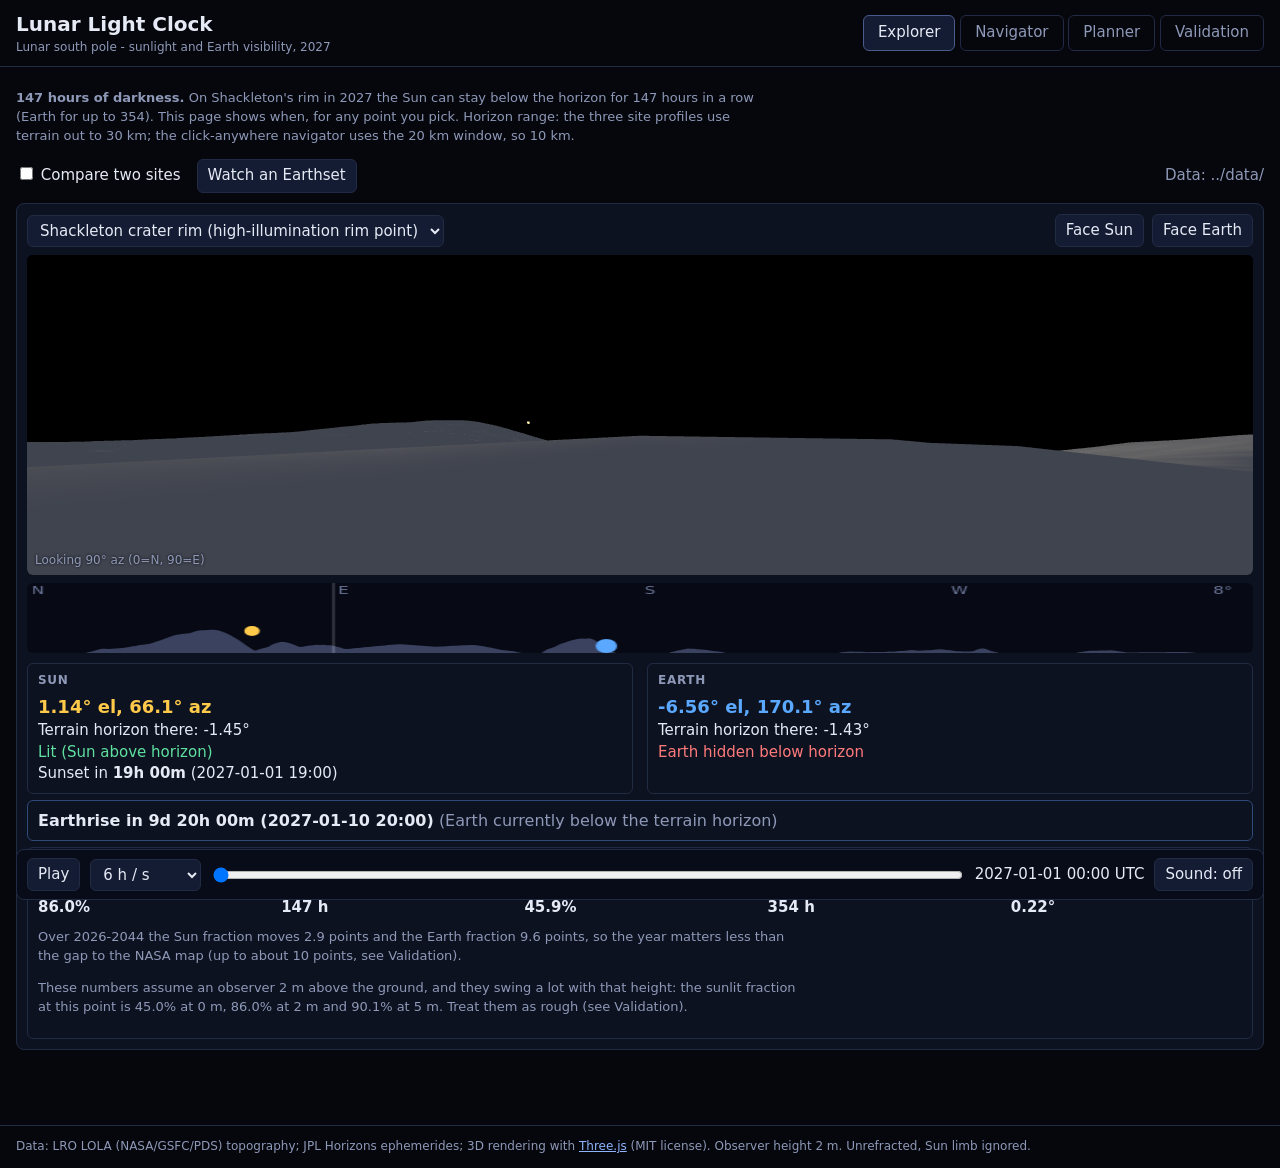
<file: web/index.html>
<!doctype html>
<html lang="en">
<head>
<meta charset="utf-8">
<meta name="viewport" content="width=device-width, initial-scale=1">
<title>Lunar Light Clock</title>
<link rel="icon" href="data:,">
<link rel="stylesheet" href="style.css">
</head>
<body>
<div id="mockBanner" class="mock" hidden>MOCK DATA - synthetic terrain and ephemeris for UI testing. Not real lunar data.</div>
<header>
  <h1>Lunar Light Clock <span class="sub">Lunar south pole - sunlight and Earth visibility, 2027</span></h1>
  <nav>
    <button id="tabExplore" class="tab active" type="button">Explorer</button>
    <button id="tabNav" class="tab" type="button">Navigator</button>
    <button id="tabPlan" class="tab" type="button">Planner</button>
    <button id="tabValid" class="tab" type="button">Validation</button>
  </nav>
</header>

<main id="explore">
  <p class="note"><strong>147 hours of darkness.</strong> On Shackleton's rim in 2027 the Sun can stay below the horizon for 147 hours in a row (Earth for up to 354). This page shows when, for any point you pick. Horizon range: the three site profiles use terrain out to 30 km; the click-anywhere navigator uses the 20 km window, so 10 km.</p>
  <div class="controls">
    <label class="chk"><input type="checkbox" id="compare"> Compare two sites</label>
    <button id="tour" type="button" title="Jump to the next Earthset at the selected site and follow Earth down behind the terrain">Watch an Earthset</button>
    <span id="tourMsg" class="muted" aria-live="polite"></span>
    <span id="loadMsg" class="muted">Loading data...</span>
  </div>
  <div id="views" class="views"></div>
  <div class="timebar">
    <button id="play" type="button" aria-label="Play">Play</button>
    <select id="speed" aria-label="Playback speed">
      <option value="3600000">1 h / s</option>
      <option value="21600000" selected>6 h / s</option>
      <option value="86400000">1 day / s</option>
      <option value="432000000">5 days / s</option>
    </select>
    <input type="range" id="slider" min="0" max="8759" value="0" step="1" aria-label="Time">
    <output id="utc">-</output>
    <button id="sonify" type="button" aria-pressed="false" title="Pitch follows the Sun elevation; silent while the Sun is hidden">Sound: off</button>
  </div>
</main>

<main id="navigator" hidden>
  <h2>Landing-site navigator</h2>
  <p class="note">Click the map or type a latitude/longitude (degrees, east-positive) to score any point within about 10 km of the site. Each point gets its own terrain horizon and is ranked on how often it sees the Sun and the Earth in 2027. Yellow dots: grid points; blue: points you picked (*).</p>
  <details class="note"><summary>How the ranking works and where it is weak</summary>
  <p>Ranking: mean of Sun and Earth fraction (the lower of ours and NASA's Earth value) minus a small penalty for the longest dark spell. Observer height is selectable: 0 m matches the NASA maps, 2 m is the default. Sun and Earth directions are taken from the window centre; within 10 km that shifts them by at most about 0.3 degrees.</p>
  <p>The NASA columns are the published 18.6-year, 0 m maps, so the difference also contains the observer-height and time-span effects described on the Validation tab. Our Earth fraction is an upper bound: Earth stays only a few degrees above the horizon and terrain beyond the window is missing (some rim points read 100% where NASA shows about 50%).</p>
  </details>
  <div class="controls">
    <select id="navSite" aria-label="Site"></select>
    <select id="navH" aria-label="Observer height"><option value="0">0 m (as NASA maps)</option><option value="2" selected>2 m (rover mast)</option><option value="5">5 m</option></select>
    <input id="navLat" placeholder="lat, e.g. -89.686" size="14" aria-label="Latitude"> <input id="navLon" placeholder="lon, e.g. 197.063" size="14" aria-label="Longitude">
    <button id="navGo" type="button">Add point</button> <button id="navCsv" type="button">Download CSV</button> <span id="navMsg" class="muted"></span>
  </div>
  <canvas id="navMap" class="navmap" width="512" height="512" aria-label="Terrain map, click to add a point"></canvas>
  <p class="note"><strong>Why these numbers differ from the Explorer tab:</strong> points here only see terrain out to 10 km (20 km window), the Explorer uses 30 km. At the Shackleton site that is 88.7% Sun and a 102 h longest dark spell here against 86.0% and 147 h there. Trust the Explorer value for the three sites; for other points read Sun hours as an upper bound.</p>
  <div id="navBody"></div>
</main>

<main id="planner" hidden>
  <h2>Landing window planner</h2>
  <p class="note">Pick a landing day: each day of 2027 is scored on the 14 days that follow it (about one lunar daylight period). <strong>Score = min(Sun fraction, Earth fraction)</strong>, the weaker of power and direct-to-Earth contact.</p>
  <details class="note"><summary>Details and limits</summary>
  <p>The top 5 are non-overlapping windows (start days at least 14 days apart), ties broken by the shorter longest dark spell. Late-December days are grey because 14 days would run past the end of the 2027 data. All values come from one year of data and carry the +-10 point uncertainty described on the Validation tab; read small differences between dates or sites as ties.</p>
  </details>
  <div class="controls"><select id="plSite" aria-label="Site"></select> <span id="plMsg" class="muted"></span></div>
  <canvas id="plHeat" class="planheat" width="730" height="60" aria-label="Calendar heat map: top row Sun, bottom row Earth, one column per landing day; click to choose a landing date"></canvas>
  <p class="note">Top row: Sun fraction in the 14 days after landing on that day. Bottom row: Earth fraction. Brighter is more visible. Click a day to use it as the planned landing date.</p>
  <h3>Best 5 windows</h3>
  <table id="plTop"></table>
  <h2>Delay scenario</h2>
  <div class="controls">
    <label>Planned landing <input type="date" id="plDate"></label>
    <label>Delay <input type="range" id="plDelay" min="1" max="30" value="7"> <output id="plDelayN">+7 d</output></label>
  </div>
  <div id="plDelayBody"></div>
  <p class="note">Same score as above. If the planned date slips, this compares the same site and the other two sites on the delayed date and marks the highest score. It only compares these three sites and these start days; it does not model fuel, trajectory or mission constraints.</p>
</main>

<main id="validation" hidden>
  <h2>Validation: model vs. published values</h2>
  <div id="valBody"></div>
  <h3>Observer height band and 5x5 check</h3>
  <div id="bandBody"></div>
</main>

<footer>
  Data: LRO LOLA (NASA/GSFC/PDS) topography; JPL Horizons ephemerides; 3D rendering with
  <a href="https://threejs.org" rel="noopener">Three.js</a> (MIT license). Observer height 2 m. Unrefracted, Sun limb ignored.
</footer>
<script type="module" src="app.js"></script>
</body>
</html>
</file>
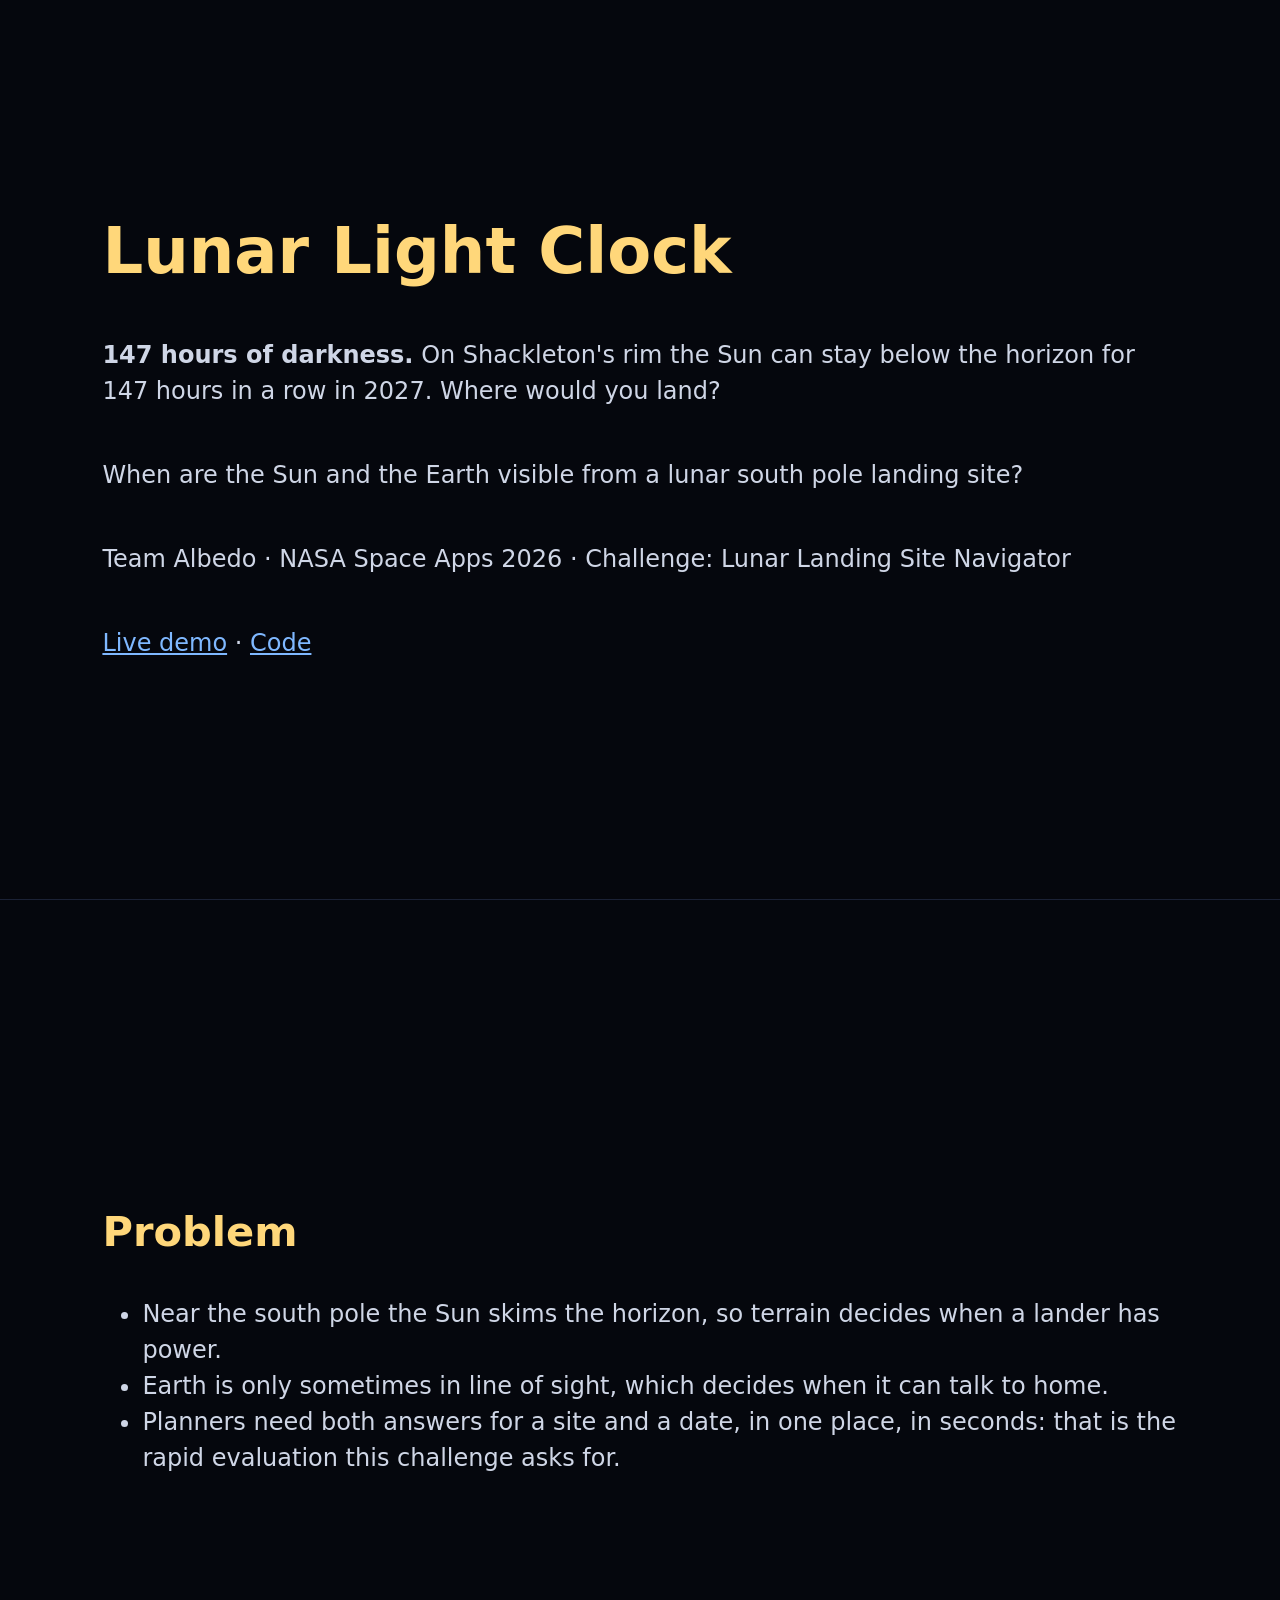
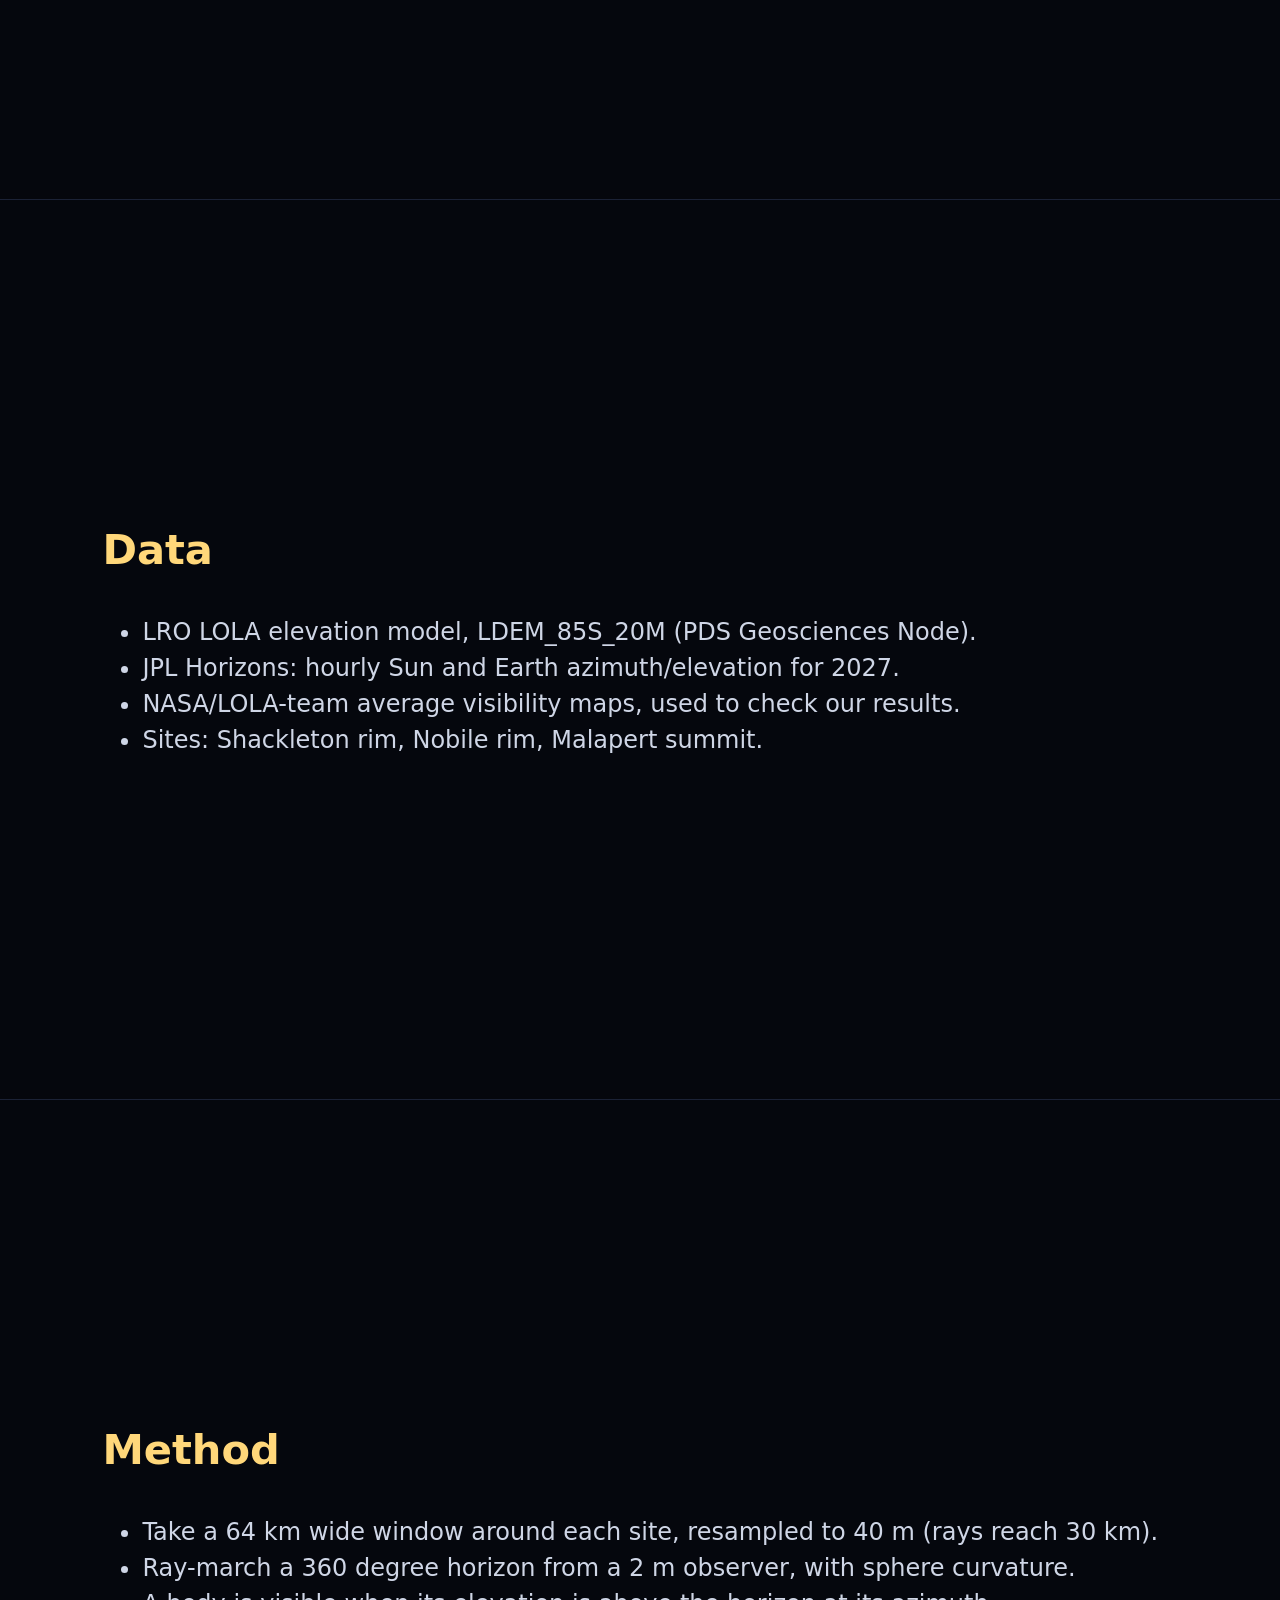
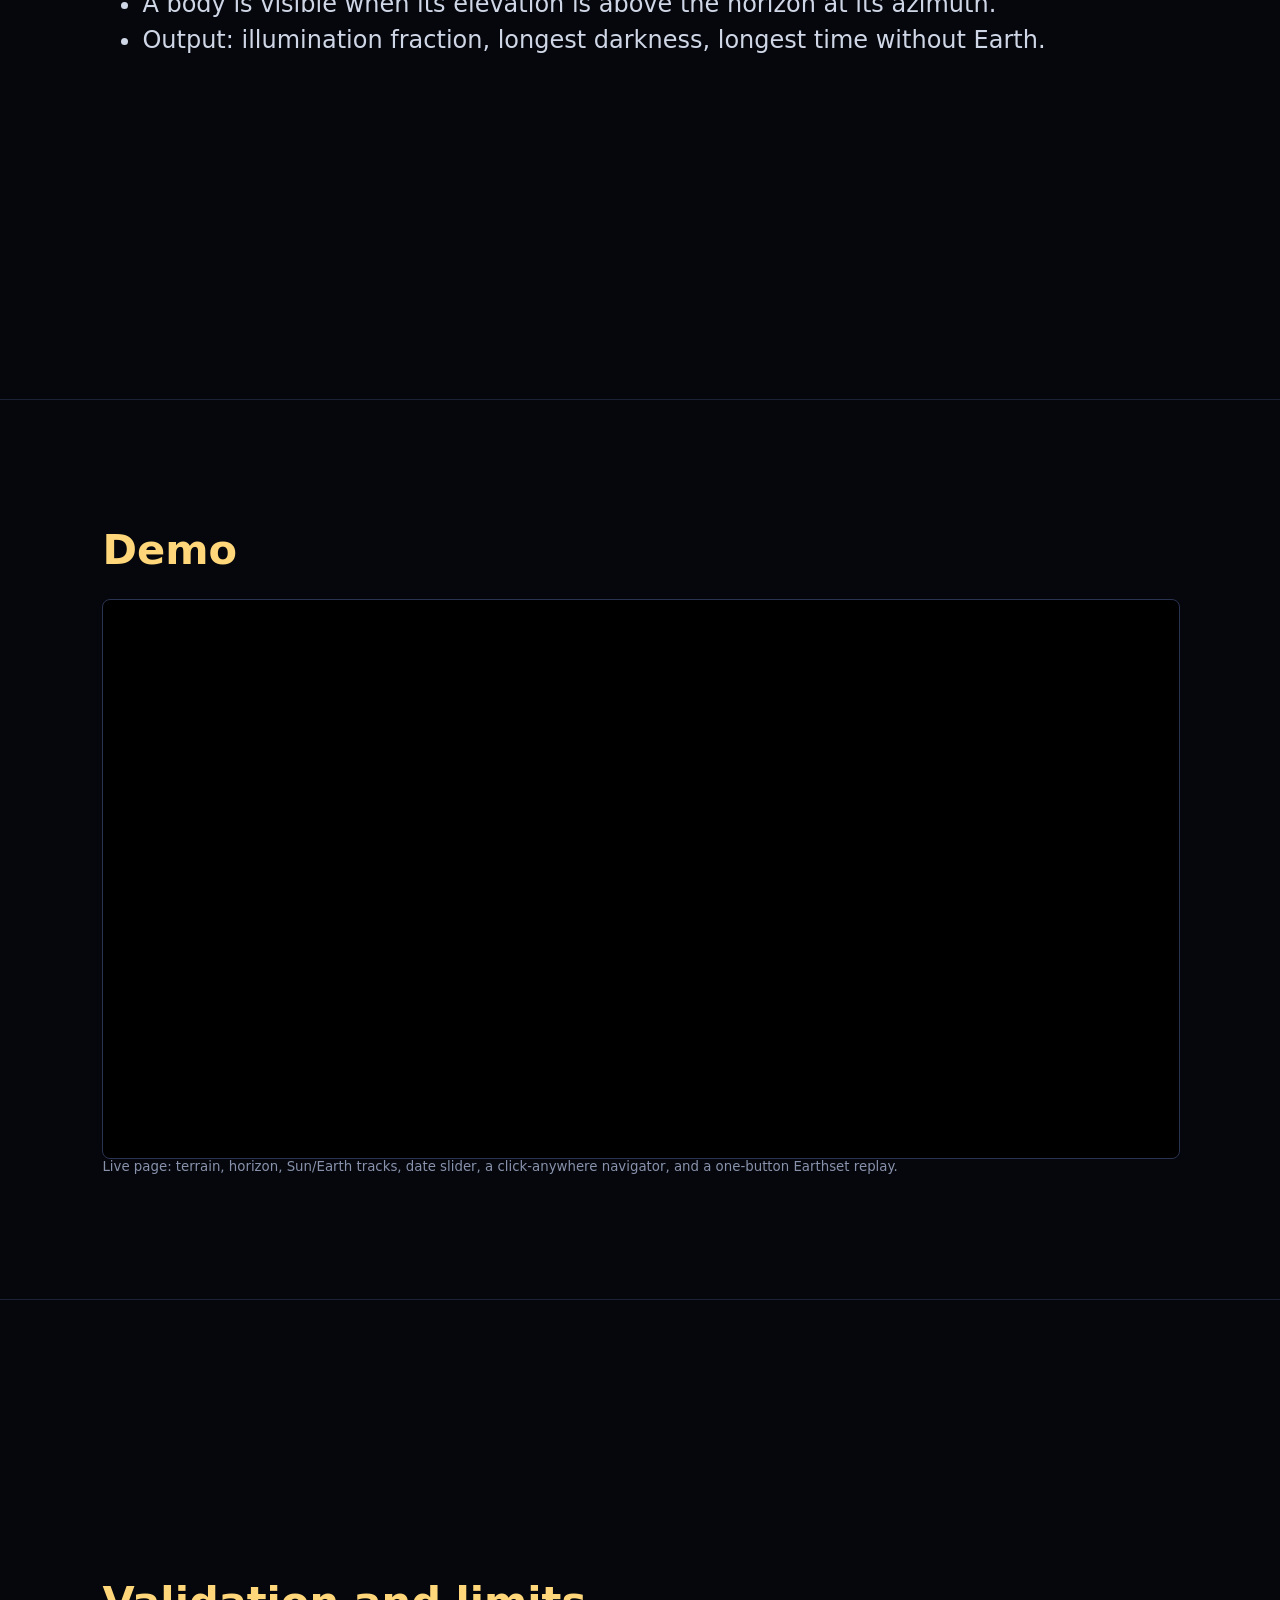
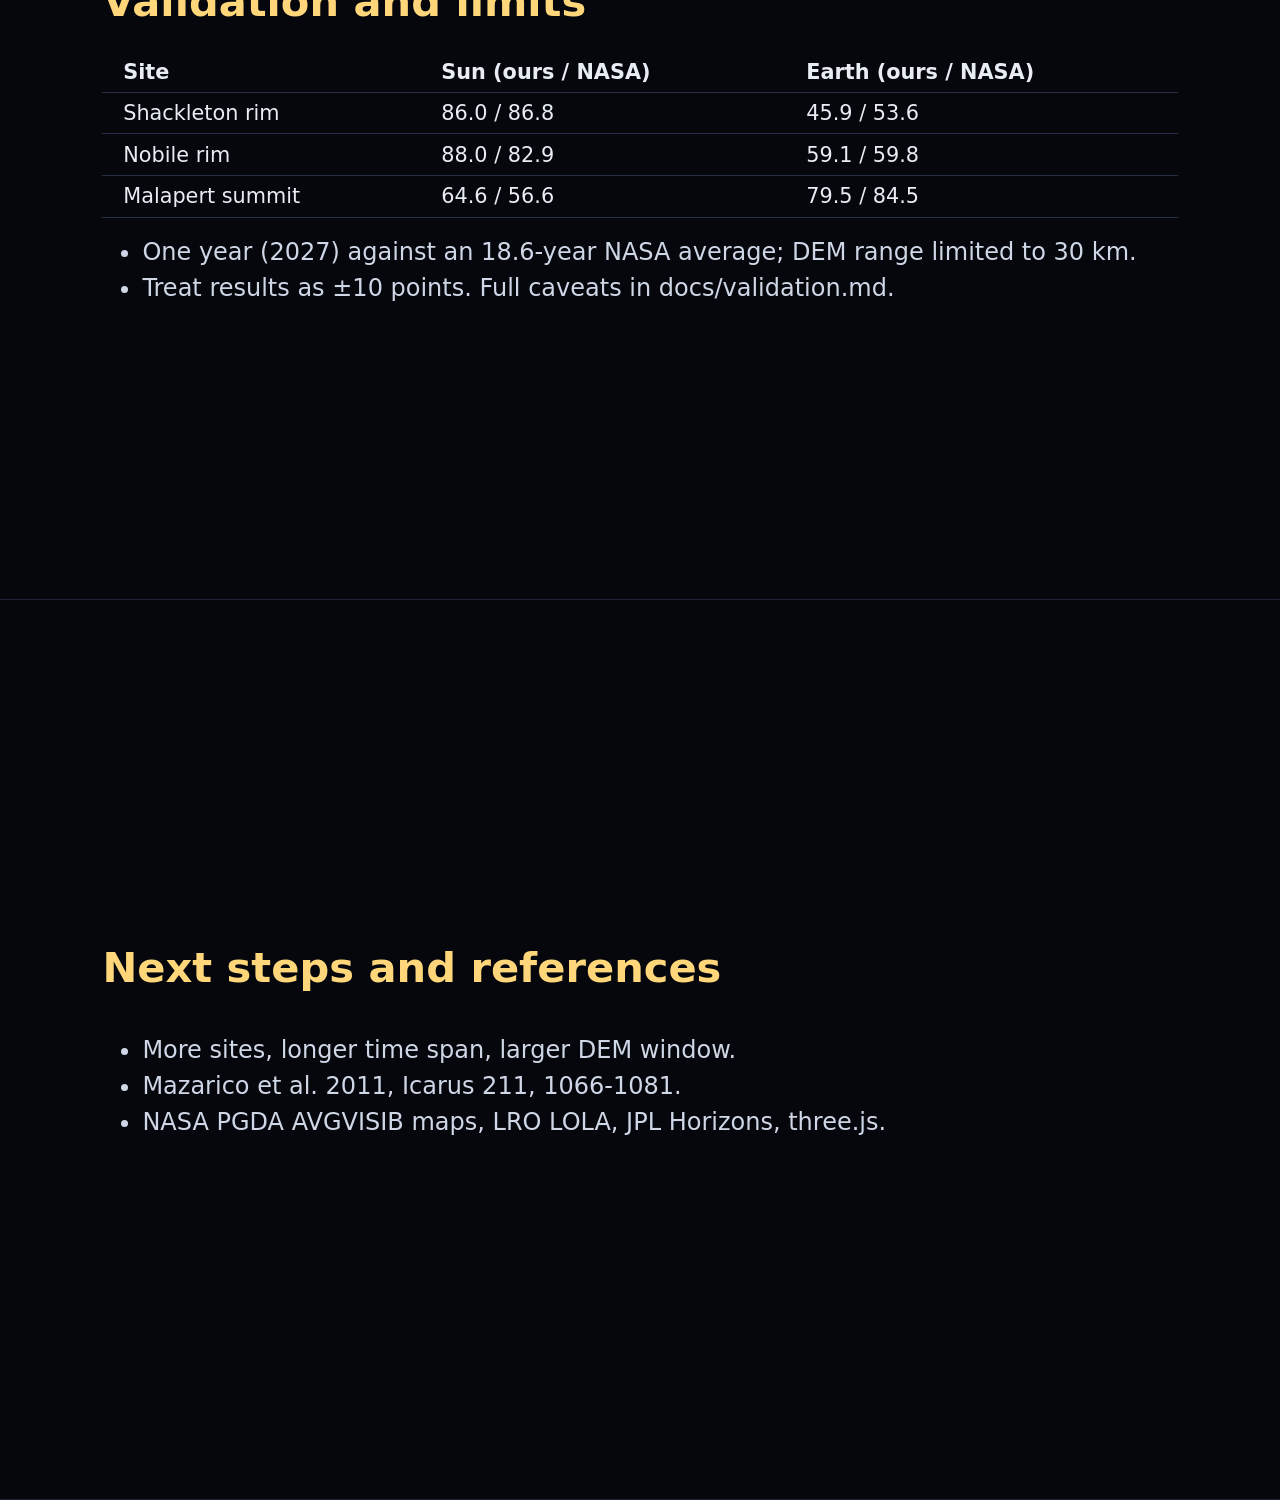
<file: docs/slides/index.html>
<!doctype html>
<html lang="en"><head><meta charset="utf-8"><meta name="viewport" content="width=device-width,initial-scale=1">
<title>Lunar Light Clock - Team Albedo (NASA Space Apps 2026)</title>
<style>
html,body{margin:0;background:#05070d;color:#e8ecf4;font-family:system-ui,Segoe UI,sans-serif}
section{box-sizing:border-box;min-height:100vh;padding:7vh 8vw;display:flex;flex-direction:column;justify-content:center;border-bottom:1px solid #1b2236}
h1{font-size:clamp(2.2rem,6vw,4rem);margin:0 0 .4em;color:#ffd77a}
h2{font-size:clamp(1.6rem,4vw,2.6rem);margin:0 0 .6em;color:#ffd77a}
p,li{font-size:clamp(1rem,2.2vw,1.5rem);line-height:1.5;color:#cfd6e6}
a{color:#7fb8ff}
iframe{width:100%;height:62vh;border:1px solid #2a3350;border-radius:8px;background:#000}
table{border-collapse:collapse;font-size:clamp(.9rem,1.9vw,1.3rem)}
td,th{padding:.4em 1em;border-bottom:1px solid #26304a;text-align:left}
small{color:#8892ab}
</style></head><body>
<section><h1>Lunar Light Clock</h1><p><strong>147 hours of darkness.</strong> On Shackleton's rim the Sun can stay below the horizon for 147 hours in a row in 2027. Where would you land?</p><p>When are the Sun and the Earth visible from a lunar south pole landing site?</p><p>Team Albedo · NASA Space Apps 2026 · Challenge: Lunar Landing Site Navigator</p><p><a href="https://rizgarozan.github.io/albedo-spaceapps/web/">Live demo</a> · <a href="https://github.com/RizgarOzan/albedo-spaceapps">Code</a></p></section>
<section><h2>Problem</h2><ul><li>Near the south pole the Sun skims the horizon, so terrain decides when a lander has power.</li><li>Earth is only sometimes in line of sight, which decides when it can talk to home.</li><li>Planners need both answers for a site and a date, in one place, in seconds: that is the rapid evaluation this challenge asks for.</li></ul></section>
<section><h2>Data</h2><ul><li>LRO LOLA elevation model, LDEM_85S_20M (PDS Geosciences Node).</li><li>JPL Horizons: hourly Sun and Earth azimuth/elevation for 2027.</li><li>NASA/LOLA-team average visibility maps, used to check our results.</li><li>Sites: Shackleton rim, Nobile rim, Malapert summit.</li></ul></section>
<section><h2>Method</h2><ul><li>Take a 64 km wide window around each site, resampled to 40 m (rays reach 30 km).</li><li>Ray-march a 360 degree horizon from a 2 m observer, with sphere curvature.</li><li>A body is visible when its elevation is above the horizon at its azimuth.</li><li>Output: illumination fraction, longest darkness, longest time without Earth.</li></ul></section>
<section><h2>Demo</h2><iframe src="https://rizgarozan.github.io/albedo-spaceapps/web/" title="Lunar Light Clock demo"></iframe><small>Live page: terrain, horizon, Sun/Earth tracks, date slider, a click-anywhere navigator, and a one-button Earthset replay.</small></section>
<section><h2>Validation and limits</h2><table><tr><th>Site</th><th>Sun (ours / NASA)</th><th>Earth (ours / NASA)</th></tr><tr><td>Shackleton rim</td><td>86.0 / 86.8</td><td>45.9 / 53.6</td></tr><tr><td>Nobile rim</td><td>88.0 / 82.9</td><td>59.1 / 59.8</td></tr><tr><td>Malapert summit</td><td>64.6 / 56.6</td><td>79.5 / 84.5</td></tr></table><ul><li>One year (2027) against an 18.6-year NASA average; DEM range limited to 30 km.</li><li>Treat results as ±10 points. Full caveats in docs/validation.md.</li></ul></section>
<section><h2>Next steps and references</h2><ul><li>More sites, longer time span, larger DEM window.</li><li>Mazarico et al. 2011, Icarus 211, 1066-1081.</li><li>NASA PGDA AVGVISIB maps, LRO LOLA, JPL Horizons, three.js.</li></ul></section>
</body></html>
</file>
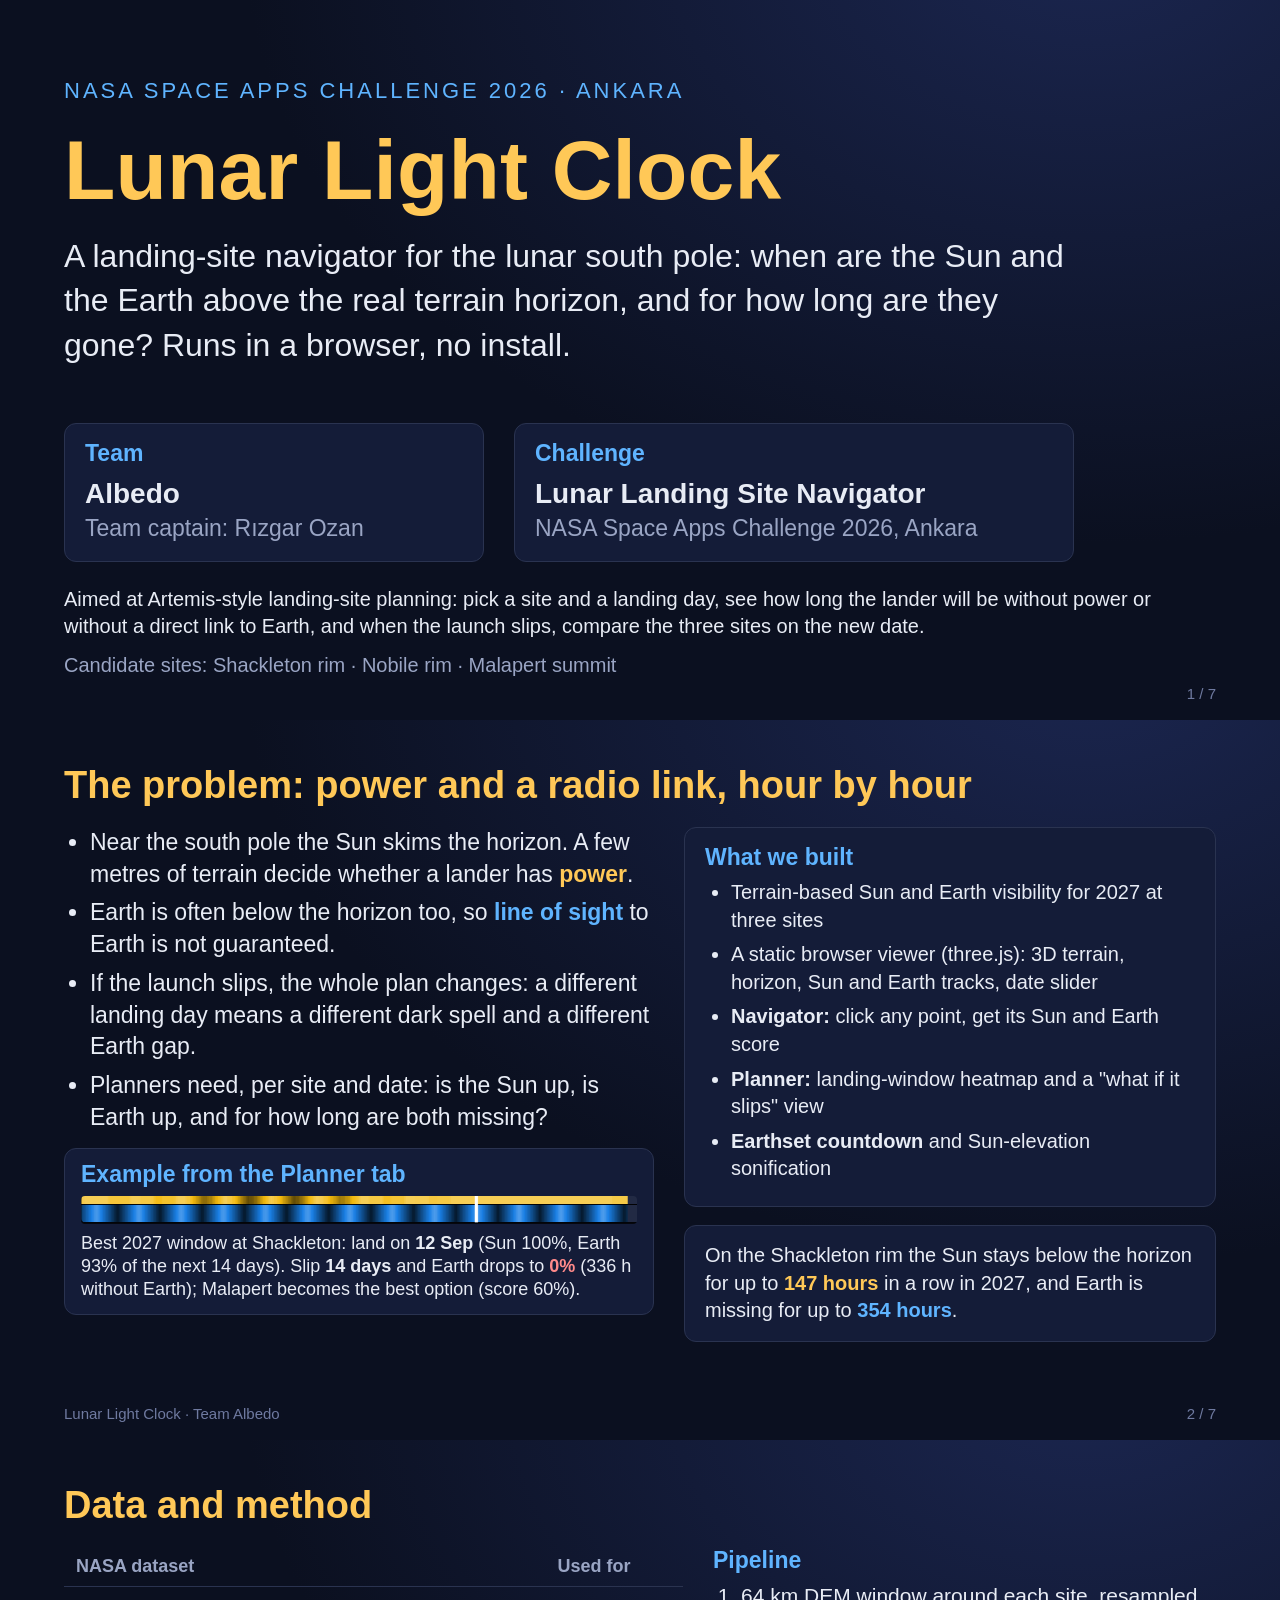
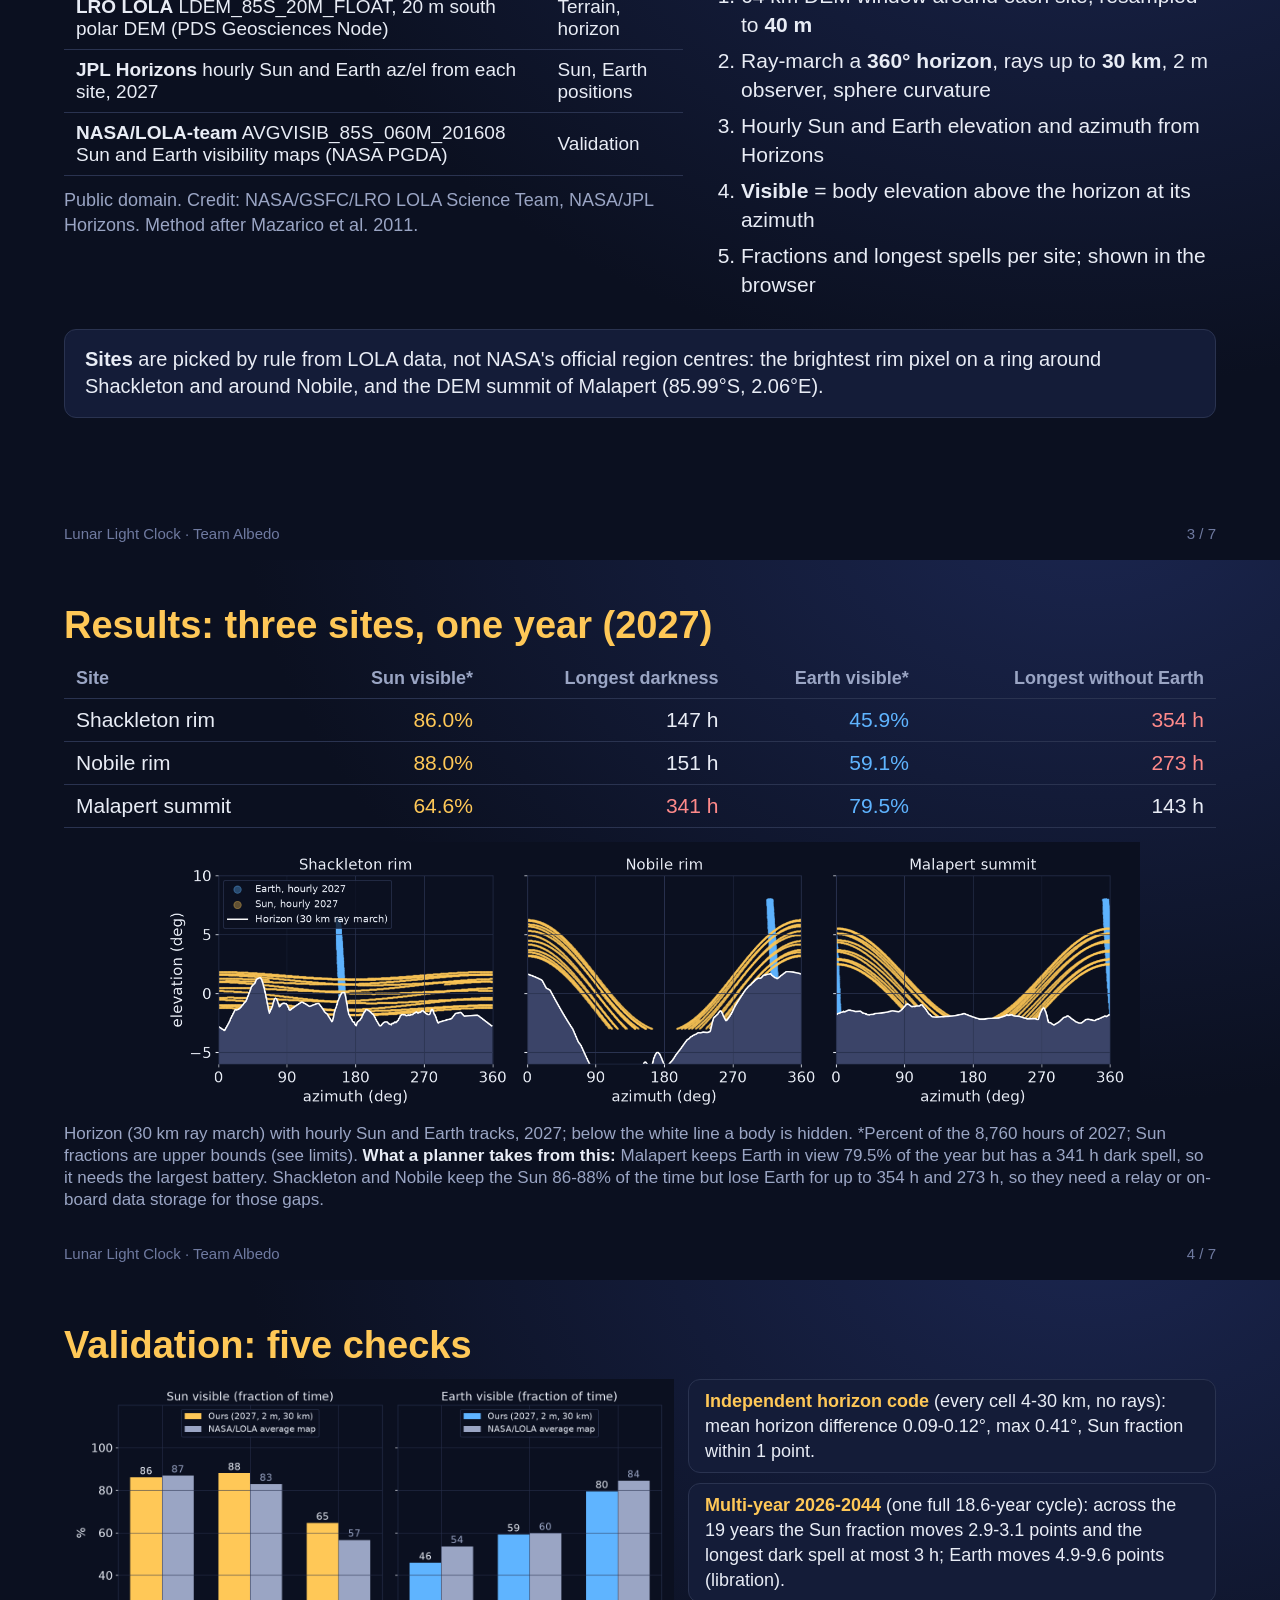
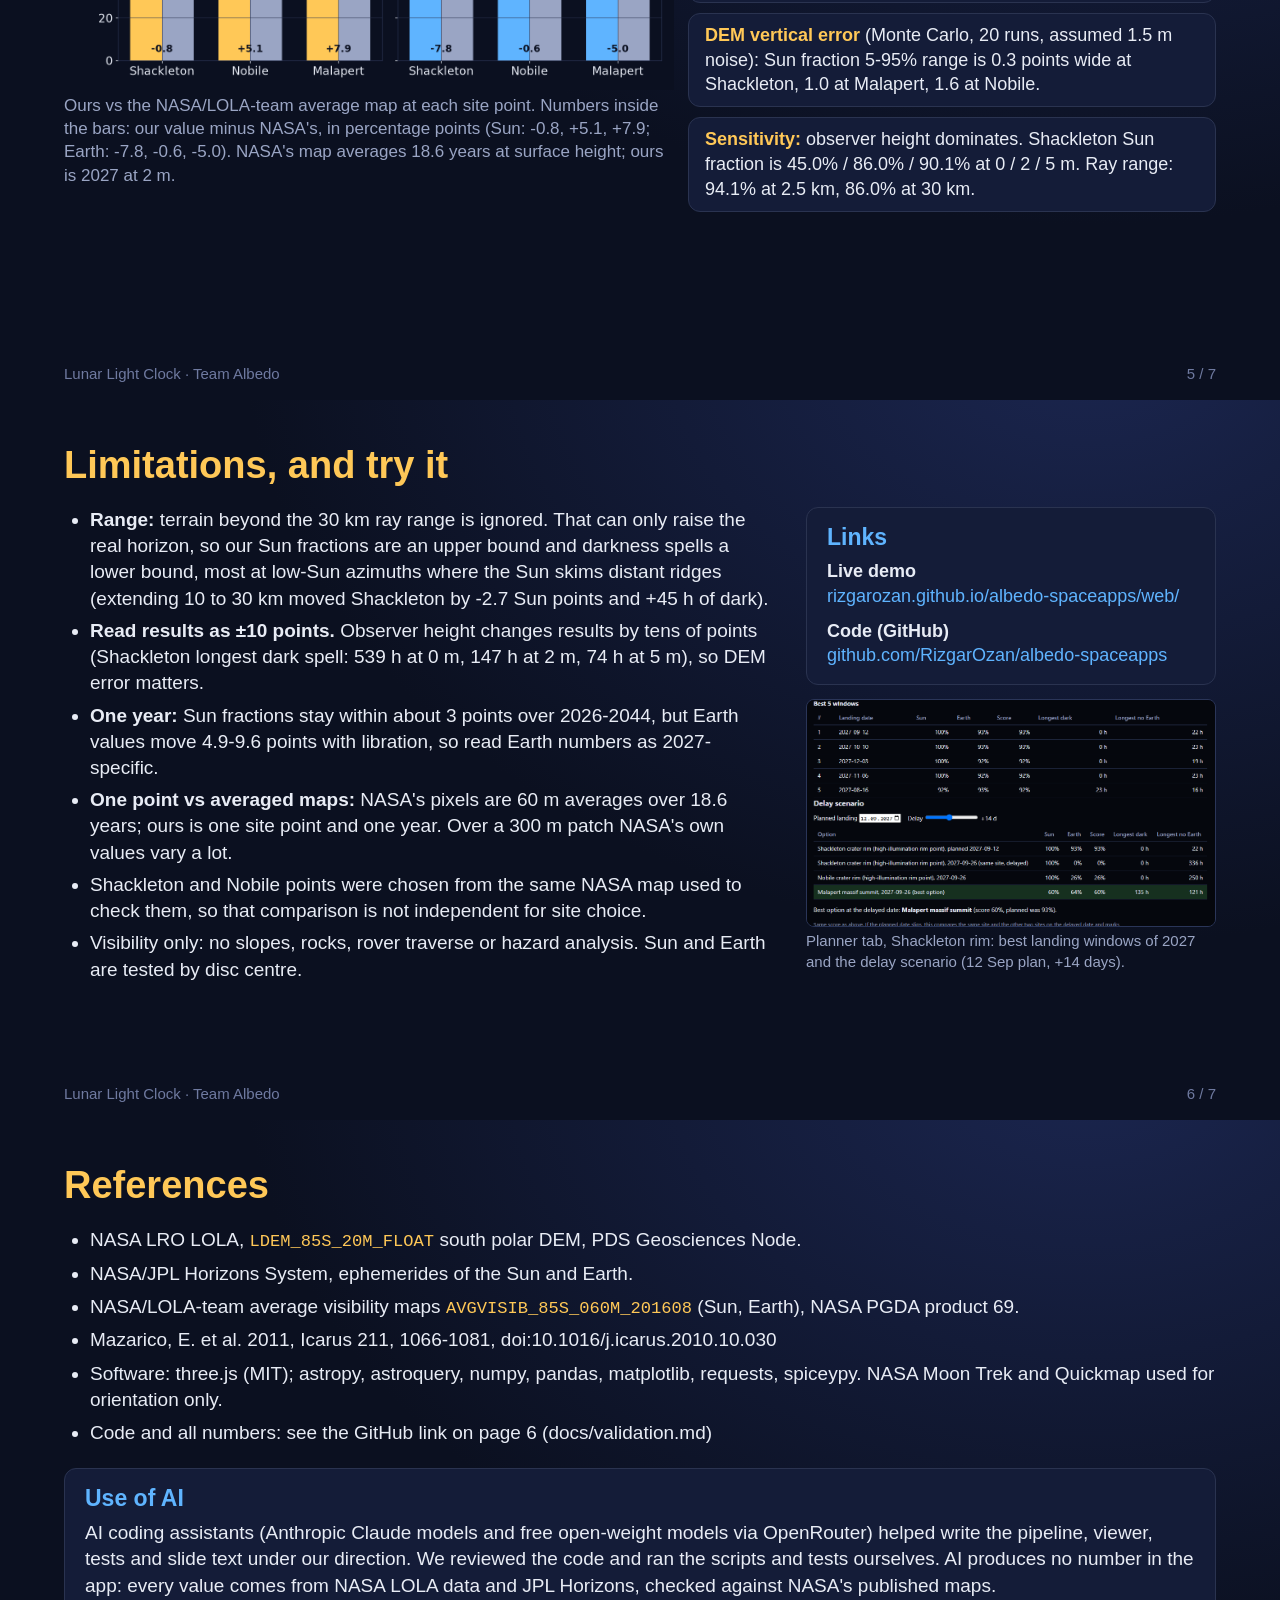
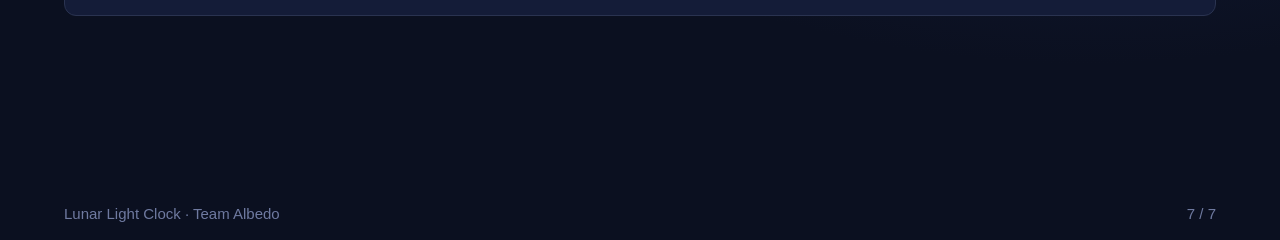
<file: docs/pdf/deck.html>
<!doctype html><html lang="en"><head><meta charset="utf-8"><title>Lunar Light Clock - Team Albedo</title>
<style>
@page{size:13.333in 7.5in;margin:0}
*{box-sizing:border-box;margin:0;padding:0}
html,body{background:#0b1020}
body{font-family:"Segoe UI",Arial,sans-serif;color:#e8ecf5;-webkit-print-color-adjust:exact;print-color-adjust:exact}
.s{width:1280px;height:720px;overflow:hidden;position:relative;page-break-after:always;break-after:page;padding:44px 64px 50px;background:radial-gradient(ellipse at 85% -10%,#1b2650 0,#0b1020 55%)}
.s:last-child{page-break-after:auto;break-after:auto}
h1{font-size:46px;font-weight:700;letter-spacing:.2px}
h2{font-size:38px;font-weight:700;color:#ffc857;margin-bottom:20px}
h3{font-size:23px;color:#5fb4ff;margin-bottom:8px}
p,li{font-size:23px;line-height:1.38}
ul{padding-left:26px} li{margin-bottom:7px}
.muted{color:#9aa5c4}
.pn{position:absolute;right:64px;bottom:18px;font-size:15px;color:#6f7aa0}
.ft{position:absolute;left:64px;bottom:18px;font-size:15px;color:#6f7aa0}
.row{display:flex;gap:30px}
.card{background:#141c38;border:1px solid #2a3350;border-radius:12px;padding:16px 20px}
table{border-collapse:collapse;width:100%}
th,td{font-size:21px;padding:9px 12px;text-align:right;border-bottom:1px solid #2a3350}
th:first-child,td:first-child{text-align:left}
th{color:#9aa5c4;font-weight:600;font-size:18px}
.y{color:#ffc857}.b{color:#5fb4ff}.r{color:#ff8a8a}
img{display:block}
a{color:#5fb4ff;text-decoration:none}
code{font-family:Consolas,monospace;font-size:.9em;color:#ffc857}
</style></head><body>

<section class="s" style="padding-top:78px">
<div style="font-size:22px;letter-spacing:3px;color:#5fb4ff;margin-bottom:22px">NASA SPACE APPS CHALLENGE 2026 &middot; ANKARA</div>
<h1 style="font-size:84px;line-height:1.05;color:#ffc857">Lunar Light Clock</h1>
<p style="font-size:32px;margin-top:20px;max-width:1000px">A landing-site navigator for the lunar south pole: when are the Sun and the Earth above the real terrain horizon, and for how long are they gone? Runs in a browser, no install.</p>
<div class="row" style="margin-top:56px">
<div class="card" style="width:420px"><h3>Team</h3><p style="font-size:28px"><b>Albedo</b></p><p class="muted">Team captain: Rızgar Ozan</p></div>
<div class="card" style="width:560px"><h3>Challenge</h3><p style="font-size:28px"><b>Lunar Landing Site Navigator</b></p><p class="muted">NASA Space Apps Challenge 2026, Ankara</p></div>
</div>
<p style="position:absolute;bottom:80px;left:64px;right:64px;font-size:20px;line-height:1.35">Aimed at Artemis-style landing-site planning: pick a site and a landing day, see how long the lander will be without power or without a direct link to Earth, and when the launch slips, compare the three sites on the new date.</p>
<p class="muted" style="position:absolute;bottom:40px;left:64px;font-size:20px">Candidate sites: Shackleton rim &middot; Nobile rim &middot; Malapert summit</p>
<div class="pn">1 / 7</div></section>

<section class="s">
<h2>The problem: power and a radio link, hour by hour</h2>
<div class="row">
<div style="width:590px">
<ul>
<li>Near the south pole the Sun skims the horizon. A few metres of terrain decide whether a lander has <b class="y">power</b>.</li>
<li>Earth is often below the horizon too, so <b class="b">line of sight</b> to Earth is not guaranteed.</li>
<li>If the launch slips, the whole plan changes: a different landing day means a different dark spell and a different Earth gap.</li>
<li>Planners need, per site and date: is the Sun up, is Earth up, and for how long are both missing?</li>
</ul><div class="card" style="margin-top:14px;padding:12px 16px"><h3>Example from the Planner tab</h3><div style="height:28px;overflow:hidden;border-radius:4px;margin:6px 0 8px"><img src="shot_planner.png" style="width:590px;margin-top:-170px;margin-left:-9px"></div><p style="font-size:18px;line-height:1.3">Best 2027 window at Shackleton: land on <b>12 Sep</b> (Sun 100%, Earth 93% of the next 14 days). Slip <b>14 days</b> and Earth drops to <b class="r">0%</b> (336 h without Earth); Malapert becomes the best option (score 60%).</p></div></div>
<div style="width:540px">
<div class="card" style="margin-bottom:18px"><h3>What we built</h3>
<ul>
<li style="font-size:20px">Terrain-based Sun and Earth visibility for 2027 at three sites</li>
<li style="font-size:20px">A static browser viewer (three.js): 3D terrain, horizon, Sun and Earth tracks, date slider</li>
<li style="font-size:20px"><b>Navigator:</b> click any point, get its Sun and Earth score</li>
<li style="font-size:20px"><b>Planner:</b> landing-window heatmap and a "what if it slips" view</li>
<li style="font-size:20px"><b>Earthset countdown</b> and Sun-elevation sonification</li></ul></div>
<div class="card"><p style="font-size:20px">On the Shackleton rim the Sun stays below the horizon for up to <b class="y">147 hours</b> in a row in 2027, and Earth is missing for up to <b class="b">354 hours</b>.</p></div>
</div></div>
<div class="ft">Lunar Light Clock &middot; Team Albedo</div><div class="pn">2 / 7</div></section>

<section class="s">
<h2>Data and method</h2>
<div class="row">
<div style="width:640px">
<table>
<tr><th>NASA dataset</th><th style="text-align:left">Used for</th></tr>
<tr><td style="font-size:19px"><b>LRO LOLA</b> LDEM_85S_20M_FLOAT, 20 m south polar DEM (PDS Geosciences Node)</td><td style="text-align:left;font-size:19px">Terrain, horizon</td></tr>
<tr><td style="font-size:19px"><b>JPL Horizons</b> hourly Sun and Earth az/el from each site, 2027</td><td style="text-align:left;font-size:19px">Sun, Earth positions</td></tr>
<tr><td style="font-size:19px"><b>NASA/LOLA-team</b> AVGVISIB_85S_060M_201608 Sun and Earth visibility maps (NASA PGDA)</td><td style="text-align:left;font-size:19px">Validation</td></tr>
</table>
<p class="muted" style="font-size:18px;margin-top:12px">Public domain. Credit: NASA/GSFC/LRO LOLA Science Team, NASA/JPL Horizons. Method after Mazarico et al. 2011.</p>
</div>
<div style="width:520px">
<h3>Pipeline</h3>
<ol style="padding-left:28px">
<li style="font-size:21px">64 km DEM window around each site, resampled to <b>40 m</b></li>
<li style="font-size:21px">Ray-march a <b>360&deg; horizon</b>, rays up to <b>30 km</b>, 2 m observer, sphere curvature</li>
<li style="font-size:21px">Hourly Sun and Earth elevation and azimuth from Horizons</li>
<li style="font-size:21px"><b>Visible</b> = body elevation above the horizon at its azimuth</li>
<li style="font-size:21px">Fractions and longest spells per site; shown in the browser</li>
</ol></div></div>
<div class="card" style="margin-top:22px"><p style="font-size:20px"><b>Sites</b> are picked by rule from LOLA data, not NASA's official region centres: the brightest rim pixel on a ring around Shackleton and around Nobile, and the DEM summit of Malapert (85.99&deg;S, 2.06&deg;E).</p></div>
<div class="ft">Lunar Light Clock &middot; Team Albedo</div><div class="pn">3 / 7</div></section>

<section class="s">
<h2 style="margin-bottom:12px">Results: three sites, one year (2027)</h2>
<table style="margin-bottom:14px">
<tr><th>Site</th><th>Sun visible*</th><th>Longest darkness</th><th>Earth visible*</th><th>Longest without Earth</th></tr>
<tr><td>Shackleton rim</td><td class="y">86.0%</td><td>147 h</td><td class="b">45.9%</td><td class="r">354 h</td></tr>
<tr><td>Nobile rim</td><td class="y">88.0%</td><td>151 h</td><td class="b">59.1%</td><td class="r">273 h</td></tr>
<tr><td>Malapert summit</td><td class="y">64.6%</td><td class="r">341 h</td><td class="b">79.5%</td><td>143 h</td></tr>
</table>
<img src="fig_horizon.png" style="width:1000px;margin-top:2px;display:block;margin-left:auto;margin-right:auto">
<p class="muted" style="font-size:17px;margin-top:2px;line-height:1.3">Horizon (30 km ray march) with hourly Sun and Earth tracks, 2027; below the white line a body is hidden. *Percent of the 8,760 hours of 2027; Sun fractions are upper bounds (see limits). <b style="color:#e8ecf5">What a planner takes from this:</b> Malapert keeps Earth in view 79.5% of the year but has a 341 h dark spell, so it needs the largest battery. Shackleton and Nobile keep the Sun 86-88% of the time but lose Earth for up to 354 h and 273 h, so they need a relay or on-board data storage for those gaps.</p>
<div class="ft">Lunar Light Clock &middot; Team Albedo</div><div class="pn">4 / 7</div></section>

<section class="s">
<h2 style="margin-bottom:12px">Validation: five checks</h2>
<div class="row" style="gap:24px">
<div style="width:600px">
<img src="fig_validation.png" style="width:610px">
<p class="muted" style="font-size:17px;margin-top:4px">Ours vs the NASA/LOLA-team average map at each site point. Numbers inside the bars: our value minus NASA's, in percentage points (Sun: -0.8, +5.1, +7.9; Earth: -7.8, -0.6, -5.0). NASA's map averages 18.6 years at surface height; ours is 2027 at 2 m.</p>
</div>
<div style="width:530px;display:flex;flex-direction:column;gap:10px">
<div class="card" style="padding:9px 16px"><p style="font-size:18px"><b class="y">Independent horizon code</b> (every cell 4-30 km, no rays): mean horizon difference 0.09-0.12&deg;, max 0.41&deg;, Sun fraction within 1 point.</p></div>
<div class="card" style="padding:9px 16px"><p style="font-size:18px"><b class="y">Multi-year 2026-2044</b> (one full 18.6-year cycle): across the 19 years the Sun fraction moves 2.9-3.1 points and the longest dark spell at most 3 h; Earth moves 4.9-9.6 points (libration).</p></div>
<div class="card" style="padding:9px 16px"><p style="font-size:18px"><b class="y">DEM vertical error</b> (Monte Carlo, 20 runs, assumed 1.5 m noise): Sun fraction 5-95% range is 0.3 points wide at Shackleton, 1.0 at Malapert, 1.6 at Nobile.</p></div>
<div class="card" style="padding:9px 16px"><p style="font-size:18px"><b class="y">Sensitivity:</b> observer height dominates. Shackleton Sun fraction is 45.0% / 86.0% / 90.1% at 0 / 2 / 5 m. Ray range: 94.1% at 2.5 km, 86.0% at 30 km.</p></div>
</div></div>
<div class="ft">Lunar Light Clock &middot; Team Albedo</div><div class="pn">5 / 7</div></section>

<section class="s">
<h2>Limitations, and try it</h2>
<div class="row">
<div style="width:720px">
<ul>
<li style="font-size:19px;margin-bottom:6px"><b>Range:</b> terrain beyond the 30 km ray range is ignored. That can only raise the real horizon, so our Sun fractions are an upper bound and darkness spells a lower bound, most at low-Sun azimuths where the Sun skims distant ridges (extending 10 to 30 km moved Shackleton by -2.7 Sun points and +45 h of dark).</li>
<li style="font-size:19px;margin-bottom:6px"><b>Read results as &plusmn;10 points.</b> Observer height changes results by tens of points (Shackleton longest dark spell: 539 h at 0 m, 147 h at 2 m, 74 h at 5 m), so DEM error matters.</li>
<li style="font-size:19px;margin-bottom:6px"><b>One year:</b> Sun fractions stay within about 3 points over 2026-2044, but Earth values move 4.9-9.6 points with libration, so read Earth numbers as 2027-specific.</li>
<li style="font-size:19px;margin-bottom:6px"><b>One point vs averaged maps:</b> NASA's pixels are 60 m averages over 18.6 years; ours is one site point and one year. Over a 300 m patch NASA's own values vary a lot.</li>
<li style="font-size:19px;margin-bottom:6px">Shackleton and Nobile points were chosen from the same NASA map used to check them, so that comparison is not independent for site choice.</li>
<li style="font-size:19px;margin-bottom:6px">Visibility only: no slopes, rocks, rover traverse or hazard analysis. Sun and Earth are tested by disc centre.</li>
</ul></div>
<div style="width:410px">
<div class="card"><h3>Links</h3>
<p style="font-size:18px"><b>Live demo</b><br><a href="https://rizgarozan.github.io/albedo-spaceapps/web/">rizgarozan.github.io/albedo-spaceapps/web/</a></p>
<p style="font-size:18px;margin-top:10px"><b>Code (GitHub)</b><br><a href="https://github.com/RizgarOzan/albedo-spaceapps">github.com/RizgarOzan/albedo-spaceapps</a></p></div><div style="margin-top:14px;height:228px;overflow:hidden;border-radius:8px;border:1px solid #2a3558"><img src="shot_planner.png" style="width:410px;margin-top:-164px"></div><p class="muted" style="font-size:15px;margin-top:4px">Planner tab, Shackleton rim: best landing windows of 2027 and the delay scenario (12 Sep plan, +14 days).</p>
</div></div>
<div class="ft">Lunar Light Clock &middot; Team Albedo</div><div class="pn">6 / 7</div></section>

<section class="s">
<h2>References</h2>
<ul>
<li style="font-size:19px">NASA LRO LOLA, <code>LDEM_85S_20M_FLOAT</code> south polar DEM, PDS Geosciences Node.</li>
<li style="font-size:19px">NASA/JPL Horizons System, ephemerides of the Sun and Earth.</li>
<li style="font-size:19px">NASA/LOLA-team average visibility maps <code>AVGVISIB_85S_060M_201608</code> (Sun, Earth), NASA PGDA product 69.</li>
<li style="font-size:19px">Mazarico, E. et al. 2011, Icarus 211, 1066-1081, doi:10.1016/j.icarus.2010.10.030</li>
<li style="font-size:19px">Software: three.js (MIT); astropy, astroquery, numpy, pandas, matplotlib, requests, spiceypy. NASA Moon Trek and Quickmap used for orientation only.</li>
<li style="font-size:19px">Code and all numbers: see the GitHub link on page 6 (docs/validation.md)</li>
</ul>
<div class="card" style="margin-top:22px"><h3>Use of AI</h3>
<p style="font-size:19px">AI coding assistants (Anthropic Claude models and free open-weight models via OpenRouter) helped write the pipeline, viewer, tests and slide text under our direction. We reviewed the code and ran the scripts and tests ourselves. AI produces no number in the app: every value comes from NASA LOLA data and JPL Horizons, checked against NASA's published maps.</p></div>
<div class="ft">Lunar Light Clock &middot; Team Albedo</div><div class="pn">7 / 7</div></section>
</body></html>
</file>
<file: web/style.css>
:root { --bg:#05070d; --panel:#0d1220; --line:#222b44; --text:#e6eaf5; --muted:#8e99b8; --sun:#ffc94a; --earth:#5aa8ff; --ok:#5ee0a0; --bad:#ff7a7a; }
* { box-sizing: border-box; }
body { margin:0; background:var(--bg); color:var(--text); font:15px/1.45 system-ui, Segoe UI, Roboto, sans-serif; min-height:100vh; display:flex; flex-direction:column; }
.mock { background:#b3261e; color:#fff; text-align:center; font-weight:700; padding:6px 10px; letter-spacing:.03em; }
.mock[hidden], [hidden] { display:none !important; }
header { display:flex; flex-wrap:wrap; gap:8px 20px; align-items:center; justify-content:space-between; padding:10px 16px; border-bottom:1px solid var(--line); }
h1 { margin:0; font-size:20px; } h1 .sub { display:block; font-size:12px; font-weight:400; color:var(--muted); }
h2 { margin:0 0 12px; font-size:18px; }
.tab { background:none; border:1px solid var(--line); color:var(--muted); padding:6px 14px; border-radius:6px; cursor:pointer; font:inherit; }
.tab.active { color:var(--text); border-color:#4a5a8a; background:#141c33; }
main { flex:1; padding:12px 16px; }
.controls { display:flex; gap:16px; align-items:center; margin-bottom:10px; flex-wrap:wrap; }
.muted { color:var(--muted); }
.views { display:grid; grid-template-columns:1fr; gap:12px; }
.views.two { grid-template-columns:1fr 1fr; }
.view { background:var(--panel); border:1px solid var(--line); border-radius:8px; padding:10px; min-width:0; }
.view select, .timebar select, #planner select, #planner input { background:#141c33; color:var(--text); border:1px solid var(--line); border-radius:6px; padding:5px 8px; font:inherit; }
.vhead { display:flex; gap:8px; align-items:center; flex-wrap:wrap; margin-bottom:8px; }
.vhead .btn { margin-left:auto; }
button, .btn { background:#141c33; color:var(--text); border:1px solid var(--line); border-radius:6px; padding:5px 10px; font:inherit; cursor:pointer; }
button:hover { border-color:#4a5a8a; }
.stage { position:relative; height:320px; background:#000; border-radius:6px; overflow:hidden; touch-action:none; cursor:grab; }
.stage canvas { width:100%; height:100%; display:block; }
.overlay { position:absolute; inset:0; display:flex; align-items:center; justify-content:center; text-align:center; padding:16px; color:var(--muted); background:rgba(0,0,0,.6); }
.compass { position:absolute; left:8px; bottom:6px; font-size:12px; color:var(--muted); text-shadow:0 0 3px #000; pointer-events:none; }
.strip { width:100%; height:70px; display:block; margin-top:8px; background:#070a14; border-radius:6px; }
.panel { display:grid; grid-template-columns:1fr 1fr; gap:6px 14px; margin-top:10px; }
.card { border:1px solid var(--line); border-radius:6px; padding:8px 10px; min-width:0; }
.card h3 { margin:0 0 4px; font-size:12px; text-transform:uppercase; letter-spacing:.06em; color:var(--muted); }
.big { font-size:18px; font-weight:600; }
.sun { color:var(--sun); } .earth { color:var(--earth); } .ok { color:var(--ok); } .bad { color:var(--bad); }
.card.wide { grid-column:1 / -1; }
.empty { color:var(--muted); font-style:italic; }
.stats { display:grid; grid-template-columns:repeat(auto-fit, minmax(140px, 1fr)); gap:4px 12px; font-size:13px; }
.stats b { display:block; font-size:15px; }
.timebar { position:sticky; bottom:0; display:flex; gap:10px; align-items:center; background:#080c18; border:1px solid var(--line); border-radius:8px; padding:8px 10px; margin-top:12px; }
.timebar input[type=range] { flex:1; min-width:80px; }
.timebar output { font-variant-numeric:tabular-nums; min-width:150px; text-align:right; }
table { border-collapse:collapse; width:100%; max-width:960px; }
#navBody, #valBody, #bandBody, #plDelayBody { overflow-x:auto; }
details.note summary { cursor:pointer; }
th, td { border-bottom:1px solid var(--line); padding:7px 10px; text-align:left; font-size:14px; }
th { color:var(--muted); font-weight:500; }
td.num { text-align:right; font-variant-numeric:tabular-nums; }
.note { color:var(--muted); font-size:13px; margin-top:10px; max-width:760px; }
footer { padding:12px 16px; border-top:1px solid var(--line); color:var(--muted); font-size:12px; }
footer a { color:#8fb4ff; }
@media (max-width:760px) {
  .views.two { grid-template-columns:1fr; }
  .stage { height:240px; }
  .panel { grid-template-columns:1fr; }
  .timebar { flex-wrap:wrap; position:static; } .timebar output { min-width:0; flex:1 0 100%; text-align:left; }
  td, th { padding:6px 4px; font-size:12px; }
}
.navmap { width:100%; max-width:512px; aspect-ratio:1; background:#000; border-radius:6px; cursor:crosshair; margin:8px 0; display:block; }
.hl td { background:#1a2442; }
#navigator input, #navigator select { background:#141c33; color:var(--text); border:1px solid var(--line); border-radius:6px; padding:5px 8px; font:inherit; }
.earthset { grid-column:1 / -1; font-size:16px; border-color:#2f4a7a; }
h3 { font-size:15px; margin:18px 0 6px; }
.vhead select, #navigator select, #planner select { max-width:100%; min-width:0; }
#tourMsg { flex:1 1 260px; }
@media (max-width:760px) { .vhead select { flex:1 1 100%; } .controls { gap:8px; } #navigator input { width:100%; } }

.planheat { width:100%; max-width:960px; height:60px; background:#000; border-radius:6px; cursor:pointer; display:block; margin:8px 0; }
#plTop tr[data-day] { cursor:pointer; }
tr.best td { background:#16301f; }
</file>
